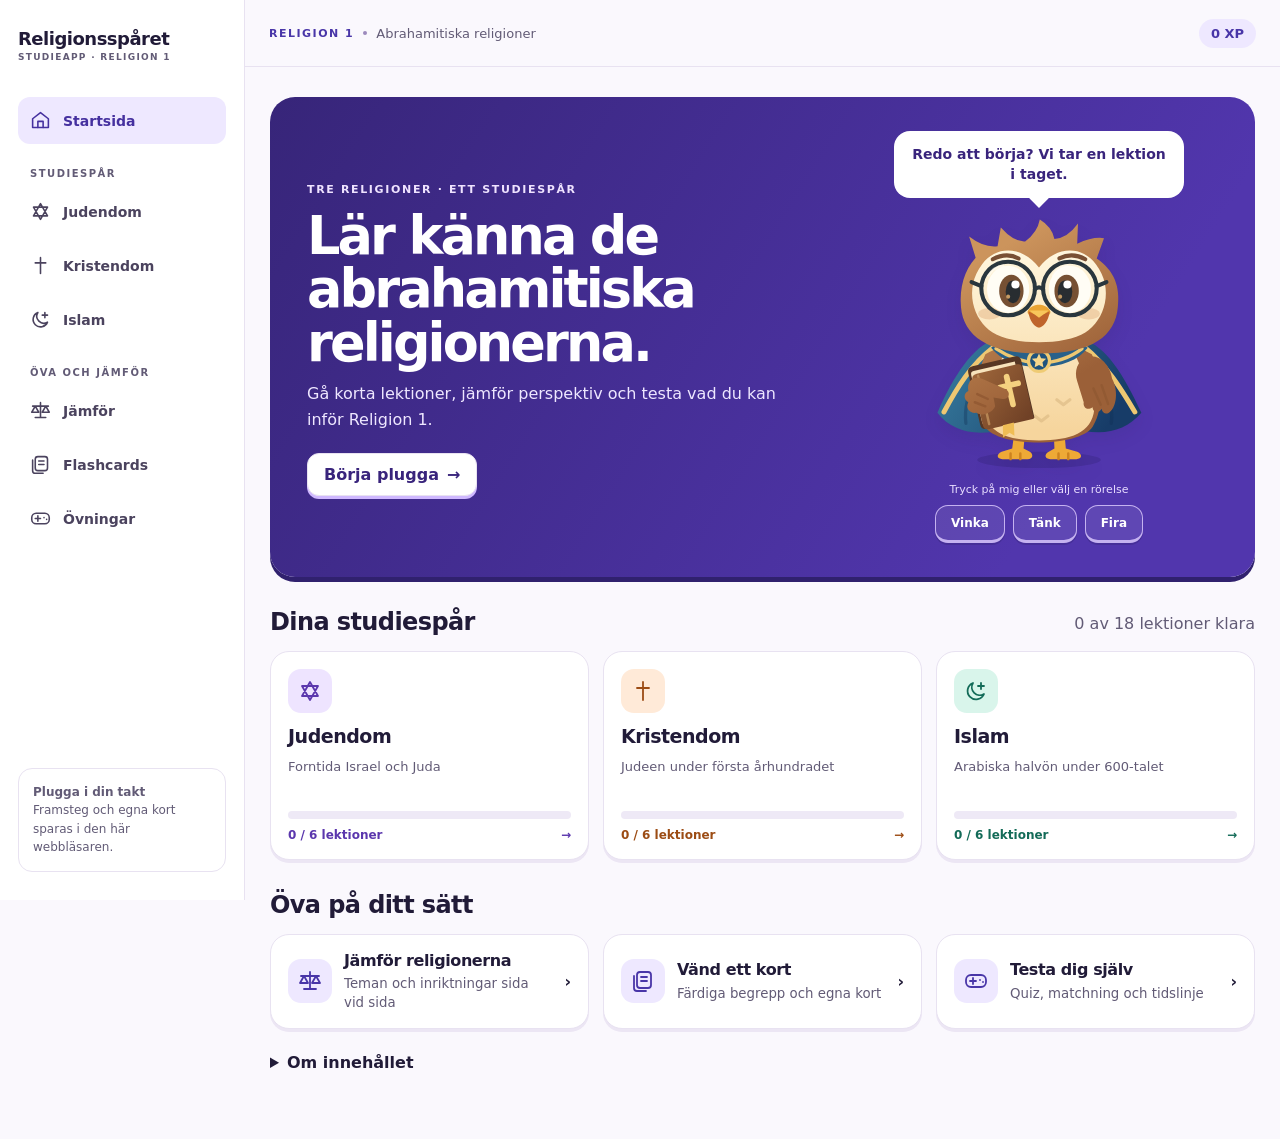
<file: index.html>
<!doctype html>
<html lang="sv">
<head>
<meta charset="utf-8">
<meta name="viewport" content="width=device-width,initial-scale=1">
<meta name="theme-color" content="#403397">
<title>Religionsspåret · Religion 1</title>
<link rel="icon" href="icon.svg" type="image/svg+xml">
<link rel="apple-touch-icon" sizes="180x180" href="/apple-touch-icon.png">
<link rel="stylesheet" href="style.css">
<link rel="stylesheet" href="owl-puppet.css">
<script defer src="content.js"></script>
<script defer src="questions.js"></script>
<script defer src="depth.js"></script>
<script defer src="mascot.js"></script>
<script defer src="app.js"></script>
</head>
<body>
<a class="skip" href="#main">Hoppa till innehållet</a>
<aside class="sidebar">
  <a class="brand" href="#start"><span>Religionsspåret<small>STUDIEAPP · RELIGION 1</small></span></a>
  <nav aria-label="Huvudmeny" id="nav"></nav>
  <div class="side-note"><b>Plugga i din takt</b><br>Framsteg och egna kort sparas i den här webbläsaren.</div>
</aside>
<div class="workspace">
<header><span><b>RELIGION 1</b><i></i> Abrahamitiska religioner</span><div id="status"></div></header>
<main id="main" tabindex="-1"></main>
</div>
</body>
</html>
</file>
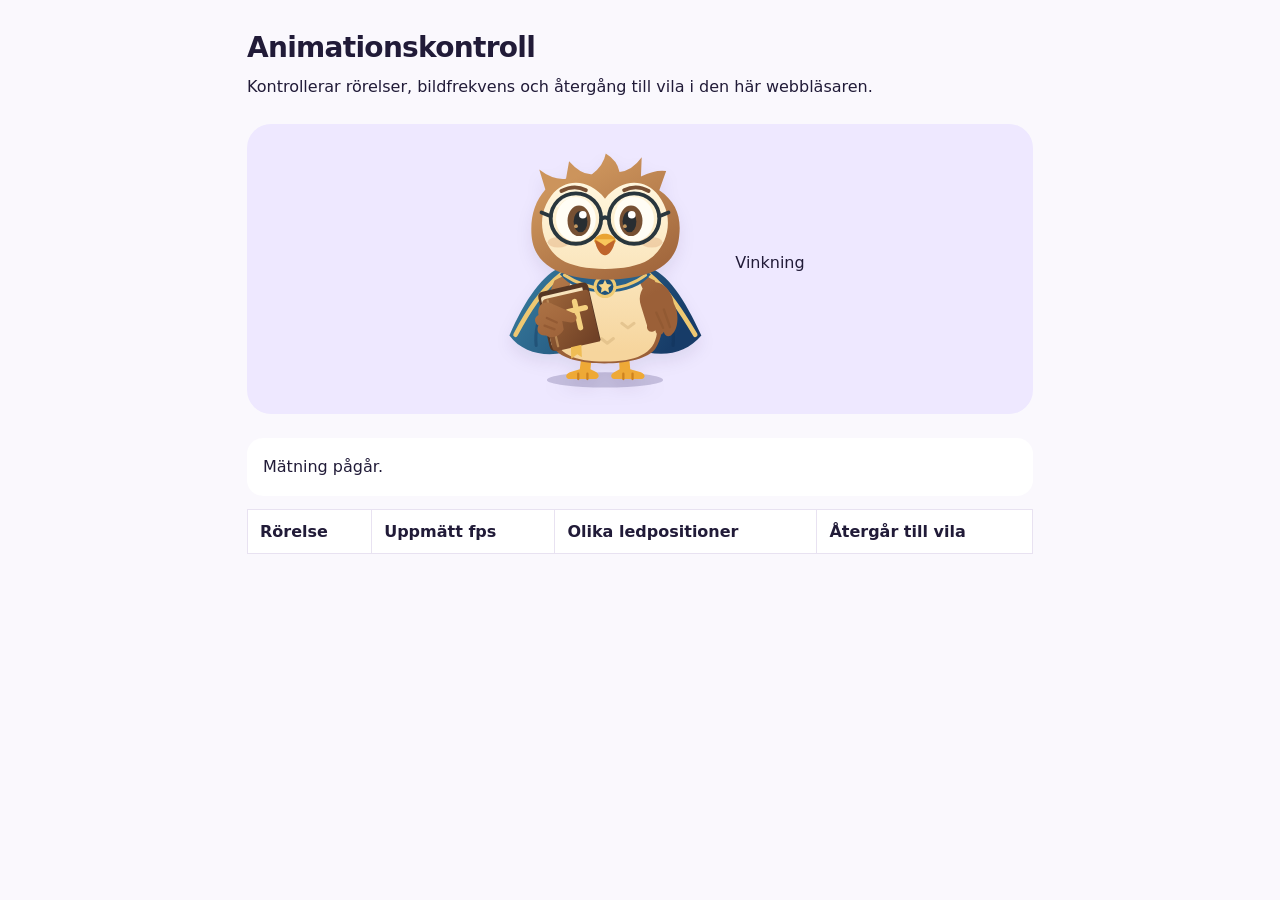
<file: motion-check.html>
<!doctype html><html lang="sv"><meta charset="utf-8"><meta name="viewport" content="width=device-width,initial-scale=1"><title>Religionsspåret – animationskontroll</title>
<link rel="stylesheet" href="style.css"><link rel="stylesheet" href="owl-puppet.css">
<style>body{padding:32px;max-width:850px;margin:auto}h1{font-size:28px}.owl-character{width:260px}.check-stage{display:flex;justify-content:center;align-items:center;background:#eee8ff;border-radius:24px;padding:15px;margin:24px 0}table{border-collapse:collapse;width:100%;background:white}th,td{padding:12px;border:1px solid #e8e2f1;text-align:left}#summary{padding:16px;background:white;border-radius:16px}small{color:#625b76}</style>
<h1>Animationskontroll</h1><p>Kontrollerar rörelser, bildfrekvens och återgång till vila i den här webbläsaren.</p>
<div class="check-stage" data-owl-host><div id="preview"></div><p data-owl-speech>Startar kontrollen.</p></div>
<p id="summary" role="status">Mätning pågår.</p><table><thead><tr><th>Rörelse</th><th>Uppmätt fps</th><th>Olika ledpositioner</th><th>Återgår till vila</th></tr></thead><tbody id="results"></tbody></table>
<script src="mascot.js"></script><script>
document.querySelector('#preview').innerHTML=owlCharacter('idle');
const host=document.querySelector('[data-owl-host]');
const output=document.querySelector('#results');
const checks=[['wave','Vinkning',1900],['think','Tänkande',2800],['celebrate','Glädjeskutt',1900]];
async function measure(mood,label,duration){
playOwl(host,mood,label);
const began=performance.now(),times=[],positions=new Set();
await new Promise(resolve=>{
function sample(t){
times.push(t);
const part=host.querySelector(mood==='celebrate'?'.owl-action-motion':'.owl-wing-right');
positions.add(getComputedStyle(part).transform);
if(t-times[0]>=1000)resolve();else requestAnimationFrame(sample);
}
requestAnimationFrame(sample);
});
const fps=(times.length-1)*1000/(times.at(-1)-times[0]);
const remaining=duration-(performance.now()-began)+180;
if(remaining>0)await new Promise(resolve=>setTimeout(resolve,remaining));
const idle=host.querySelector('.owl-character').dataset.mood==='idle';
const row=document.createElement('tr');
row.innerHTML='<td>'+label+'</td><td>'+fps.toFixed(1)+'</td><td>'+positions.size+'</td><td>'+(idle?'Ja':'Nej')+'</td>';
output.append(row);
return fps>=30&&positions.size>=25&&idle;
}
(async()=>{
if(matchMedia('(prefers-reduced-motion:reduce)').matches){
document.querySelector('#summary').textContent='Reducerad rörelse är aktiverad. Animeringsmätningen hoppades över.';
return;
}
let good=true;
for(const [mood,label,duration] of checks)good=await measure(mood,label,duration)&&good;
document.querySelector('#summary').textContent=good?'Godkänd: alla rörelser uppmättes till minst 30 fps, lederna ändrade position kontinuerligt och figuren återgick till vila.':'Kontrollen är klar. Ett eller flera krav uppfylldes inte i den här webbläsaren.';
})().catch(error=>{document.querySelector('#summary').textContent='Kontrollen misslyckades: '+error.message;});
</script></html>
</file>
<file: style.css>
:root{color-scheme:light;--ink:#211b38;--muted:#625b76;--line:#e8e2f1;--paper:#faf8fd;--brand:#4936a8;--soft:#eee8ff;--shadow:#302276;font-family:ui-rounded,"Avenir Next",system-ui,sans-serif;color:var(--ink);background:var(--paper)}
*{box-sizing:border-box}body{margin:0}button,input,select,textarea{font:inherit}button,a,summary{touch-action:manipulation}button{cursor:pointer}a{color:inherit}button:disabled{cursor:default;opacity:.64}button:focus-visible,a:focus-visible,select:focus-visible,input:focus-visible,textarea:focus-visible,summary:focus-visible{outline:3px solid #8865ec;outline-offset:3px}.skip{position:fixed;top:-60px;z-index:20}.skip:focus{top:8px;left:8px;background:white;padding:12px}
.sidebar{position:fixed;inset:0 auto 0 0;width:245px;padding:28px 18px;background:white;border-right:1px solid var(--line);display:flex;flex-direction:column;z-index:3}.brand{display:flex;align-items:center;gap:10px;font-size:18px;font-weight:900;text-decoration:none;letter-spacing:-.5px}.brand img{width:42px;height:42px}.brand small{display:block;font-size:9px;letter-spacing:1.3px;color:var(--muted);margin-top:3px}nav{display:grid;gap:7px;margin-top:35px}.navlink{display:flex;align-items:center;gap:12px;text-decoration:none;font-size:14px;font-weight:780;padding:11px 12px;border-radius:12px;min-height:47px;color:#4b435e}.navlink:hover,.navlink[aria-current=page]{background:var(--soft);color:#45309f}.navlink svg{width:21px;height:21px}.navlabel{font-size:10px;color:var(--muted);font-weight:850;letter-spacing:1.5px;padding:17px 12px 2px}.side-note{margin-top:auto;border:1px solid var(--line);border-radius:14px;padding:14px;font-size:12px;color:var(--muted);line-height:1.55}
.workspace{margin-left:245px}header{position:sticky;top:0;z-index:2;display:flex;align-items:center;justify-content:space-between;gap:12px;padding:0 max(24px,calc((100% - 1080px)/2));height:67px;background:#faf8fdf5;border-bottom:1px solid var(--line);color:var(--muted);font-size:13px;white-space:nowrap}header span{display:flex;align-items:center;gap:9px}header b{color:var(--brand);font-size:11px;letter-spacing:1.5px}header i{height:4px;width:4px;border-radius:50%;background:#9c8abd}#status{font-size:13px;font-weight:850;color:var(--brand);padding:7px 12px;border-radius:30px;background:var(--soft)}
main{max-width:1130px;margin:auto;padding:30px 25px 55px}.hero{position:relative;overflow:hidden;display:grid;grid-template-columns:minmax(0,1.5fr) minmax(160px,1fr);align-items:center;gap:16px;background:linear-gradient(122deg,#372579,#5136ad 80%);color:white;border-radius:25px;padding:34px 37px;box-shadow:0 5px 0 #30216e}.hero h1{font-size:clamp(34px,4.1vw,58px);line-height:1.02;letter-spacing:-.055em;margin:12px 0}.hero p{color:#eee7ff;max-width:480px;margin:0 0 21px}.eyebrow{font-size:11px;font-weight:900;letter-spacing:1.65px;text-transform:uppercase;color:var(--brand)}.hero .eyebrow{color:#efe3ff}.hero-art{width:100%;max-height:220px;filter:drop-shadow(0 12px 16px #27176566)}h1,h2,h3{line-height:1.16;margin:0 0 10px;letter-spacing:-.025em}h1{font-size:clamp(31px,5vw,47px)}h2{font-size:24px}h3{font-size:19px}p{line-height:1.6;margin:0 0 13px}.muted{color:var(--muted)}.section{margin-top:32px}.section-head{display:flex;align-items:end;justify-content:space-between;gap:12px;margin-bottom:14px}.section-head h2,.section-head p{margin:0}.grid{display:grid;grid-template-columns:repeat(3,minmax(0,1fr));gap:14px}.card,.panel{background:white;border:1px solid var(--line);border-radius:19px;padding:17px;box-shadow:0 3px 0 #ece6f4}.card{text-decoration:none;display:block}.card:hover{border-color:#b8a4ee;transform:translateY(-2px)}.card p{font-size:13px;color:var(--muted);min-height:41px}.card-foot{display:flex;align-items:center;justify-content:space-between;gap:5px;font-size:12px;font-weight:850;color:var(--tone,var(--brand));margin-top:9px}.tile-icon{width:44px;height:44px;border-radius:13px;display:grid;place-items:center;background:var(--tint,var(--soft));color:var(--tone,var(--brand));margin-bottom:12px}.tile-icon svg{width:24px;height:24px}.violet{--tone:#5b37ad;--tint:#eee4ff}.orange{--tone:#9c4c14;--tint:#ffead8}.green{--tone:#136b58;--tint:#d9f5eb}.quick{display:flex;align-items:center;gap:12px;min-height:80px}.quick .tile-icon{margin:0;flex-shrink:0}.quick h3{margin:0 0 3px;font-size:16px}.quick small{color:var(--muted)}.chevron{margin-left:auto;font-weight:900}.meter{height:8px;background:#eee9f6;border-radius:9px;overflow:hidden}.meter div{height:100%;background:var(--tone,#795bd6);border-radius:inherit}
.btn,.chip{border:1px solid transparent;border-radius:12px;padding:11px 16px;font-weight:850;text-decoration:none;display:inline-flex;justify-content:center;align-items:center;gap:8px;color:inherit;background:white;min-height:43px}.btn{box-shadow:0 3px 0 var(--line);border-color:var(--line)}.btn.primary{background:var(--brand);color:white;box-shadow:0 3px 0 var(--shadow);border-color:var(--brand)}.hero .btn{color:#39247c;box-shadow:0 3px 0 #cfb8ff}.btn:hover:not(:disabled),.chip:hover{filter:brightness(.96)}.btn:active:not(:disabled){transform:translateY(2px)}.chip{border-color:var(--line);font-size:13px}.chip[aria-pressed=true]{background:var(--soft);color:var(--brand);border-color:#b9a6ed}.actions,.chips{display:flex;flex-wrap:wrap;gap:10px;margin:14px 0}.page-title{margin:5px 0 22px}.page-title p{margin:8px 0 0}.course-top{padding:23px;background:var(--tint);border-radius:20px;margin-bottom:21px}.course-top .eyebrow{color:var(--tone)}.trail{display:grid;gap:13px}.lesson{display:flex;align-items:center;gap:14px}.step{display:grid;place-items:center;background:var(--tint);color:var(--tone);border-radius:50%;width:45px;height:45px;font-weight:950;box-shadow:0 3px 0 color-mix(in srgb,var(--tone) 25%,white);flex:none}.lesson h3{margin:0 0 3px}.lesson p{margin:0;color:var(--muted);font-size:13px}.lesson .btn{margin-left:auto}.reading{margin-top:16px}.reading:last-child{margin-bottom:0}
.compare-grid .panel{border-top:5px solid var(--tone)}.compare-grid p{margin:0}.callout{background:var(--soft);padding:17px;border-radius:15px;margin:16px 0}.callout p:last-child{margin-bottom:0}details{margin:12px 0}summary{cursor:pointer;font-weight:850}details p{margin-top:12px}textarea,input{width:100%;background:white;border:1px solid #cec2e0;padding:11px;border-radius:10px;color:var(--ink)}textarea{min-height:110px;resize:vertical}label{display:block;font-weight:750;margin:12px 0 4px}.flash{display:grid;align-content:center;justify-items:center;gap:12px;text-align:center;min-height:215px;width:100%;padding:25px;background:#f0e9ff;border:2px solid #d8c9fb;border-radius:21px;box-shadow:0 5px 0 #d8c9fb;color:#302071;font-weight:850;font-size:clamp(19px,4vw,28px)}.flash small{font-size:12px;color:#5b4783}.flash.is-back{background:#e3f6ee;border-color:#b9e4d3;box-shadow:0 5px 0 #b9e4d3;color:#145344}.counter{font-size:13px;font-weight:800;color:var(--muted);margin-bottom:10px}
.dialog-top{display:flex;align-items:center;justify-content:space-between;gap:12px;margin-bottom:14px}.dialog-top h2{margin:0}.options{display:grid;gap:10px;margin:16px 0}.option{text-align:left;justify-content:flex-start}.selected{border-color:#8664db;background:#eee7ff}.correct,.result.good{border-color:#9ed5bb;background:#dbf5e8;color:#15563d}.incorrect,.result.bad{border-color:#edb7b1;background:#fff0ed;color:#8d3026}.result{border-radius:12px;padding:12px;margin:13px 0}.result:empty{display:none}.match-grid{display:grid;grid-template-columns:1fr 1fr;gap:9px}.match-grid>div{display:grid;align-content:start;gap:8px}.match-grid button{width:100%}.order-list{padding-left:30px}.order-list li{padding:4px 0}.order-list .btn{width:100%;justify-content:space-between;text-align:left}.sources{margin-top:24px}.sources a{color:var(--brand);font-weight:750}
@media(max-width:1000px){.sidebar{width:198px}.workspace{margin-left:198px}.brand{font-size:15px}.brand img{width:35px;height:35px}.brand small{font-size:8px}}
@media(max-width:750px){.sidebar{position:static;width:auto;padding:12px 15px;border:0;border-bottom:1px solid var(--line)}.brand{font-size:17px}.side-note,.navlabel{display:none}nav{display:flex;flex-wrap:wrap;gap:4px;margin-top:10px}.navlink{padding:6px 8px;gap:5px;min-height:37px;font-size:12px}.navlink svg{width:16px;height:16px}.workspace{margin:0}header{position:static;height:44px;padding:0 15px;font-size:11px}main{padding:19px 14px 42px}.hero{padding:23px;grid-template-columns:minmax(0,1fr) 95px}.grid{gap:8px}.card,.panel{padding:12px}.card h3{font-size:16px}.card p{min-height:0}}
@media(max-width:465px){.grid{grid-template-columns:1fr}.card p{margin-bottom:7px}.hero{grid-template-columns:minmax(0,1fr) 55px;gap:5px;padding:19px 15px}.hero h1{font-size:32px}.hero p{font-size:14px}.lesson{gap:8px}.lesson h3{font-size:15px}.lesson p{font-size:11px}.lesson .btn{padding:7px 9px;font-size:12px}.step{width:34px;height:34px}.section-head{align-items:start}.section-head p{font-size:12px}}
@media(prefers-reduced-motion:no-preference){.card,.btn{transition:transform .15s,filter .15s,border-color .15s}}
.compare-grid p + p{margin-top:10px}

/* Mascot layout; independent joint motion is defined in owl-puppet.css. */
.mascot-welcome{display:flex;flex-direction:column;align-items:center;min-width:0;position:relative}
.owl-character{position:relative;display:block;width:260px;max-width:100%;aspect-ratio:1;background:none;border:0;border-radius:20px;padding:0;isolation:isolate;-webkit-tap-highlight-color:transparent}
.hero .owl-speech{position:relative;margin:0 0 6px;max-width:290px;border-radius:16px;background:white;color:#39247c;padding:13px 17px;text-align:center;font-size:14px;font-weight:750;line-height:1.45}
.hero .owl-speech:after{content:"";position:absolute;bottom:-7px;left:calc(50% - 7px);width:14px;height:14px;background:white;transform:rotate(45deg)}
.owl-invitation{font-size:11px;color:#e8ddff;margin:3px 0 9px}
.owl-actions{display:flex;gap:7px;justify-content:center;flex-wrap:wrap}
.owl-actions button{background:#ffffff15;border:1px solid #c5b2f0;border-bottom-width:3px;border-radius:11px;color:white;font-weight:750;font-size:12px;padding:8px 12px;min-height:38px}
.owl-actions button:hover{background:#ffffff2e}
.owl-actions button:active{transform:translateY(2px);border-bottom-width:1px}
.mascot-message{display:flex;align-items:center;gap:12px;margin:16px 0;min-width:0}
.mascot-message .owl-character{width:100px;flex:none}
.mascot-message .owl-speech{position:relative;background:#f2edfc;border:1px solid var(--line);border-radius:15px;margin:0;padding:12px 15px;line-height:1.5;font-size:14px}
.mascot-message .owl-speech:before{content:"";position:absolute;top:calc(50% - 5px);left:-6px;width:10px;height:10px;background:#f2edfc;border-left:1px solid var(--line);border-bottom:1px solid var(--line);transform:rotate(45deg)}
@media(prefers-reduced-motion:no-preference){
}
@media(max-width:750px){
  .hero{grid-template-columns:minmax(0,1fr) 185px}
  .owl-character{width:220px}
  .hero .owl-speech{font-size:12px;padding:10px 12px}
  .owl-actions button{padding:8px 10px}
}
@media(max-width:465px){
  .hero{grid-template-columns:1fr}
  .mascot-welcome{margin-top:16px}
  .owl-character{width:190px}
  .hero .owl-speech{max-width:100%;font-size:14px}
  .owl-actions button{min-height:42px;padding:10px 18px}
  .mascot-message{gap:6px}
  .mascot-message .owl-character{width:76px}
  .mascot-message .owl-speech{font-size:13px;padding:10px}
}

/* Routed study activities share the normal page canvas. */
.activity-page{max-width:850px;margin:0 auto;padding:8px 0 32px}
.activity-page #activity{padding:0}
.activity-top{display:flex;align-items:center;justify-content:space-between;gap:15px;margin-bottom:24px}
.activity-page h1{font-size:clamp(28px,4vw,40px);margin-bottom:24px}
.activity-page .options{margin:24px 0;gap:12px}
.activity-page .option{min-height:60px;padding:16px 20px;background:white;border-width:2px}
.activity-page .option.selected{background:#eee7ff}
.activity-page .option.correct{background:#dbf5e8}
.activity-page .option.incorrect{background:#fff0ed}
.activity-page .mascot-message{margin:24px 0}
.activity-page .mascot-message .owl-character{width:120px}
.activity-page>.btn{margin-top:16px}
@media(max-width:465px){.activity-page .mascot-message .owl-character{width:86px}.activity-page .option{padding:14px;min-height:54px}.activity-top .eyebrow{font-size:9px}}
</file>
<file: owl-puppet.css>
/* Independent vector joints animated continuously at the display refresh rate. */
.owl-puppet{display:block;width:100%;height:100%;overflow:visible;pointer-events:none;filter:drop-shadow(0 8px 8px #17113c14)}
.owl-puppet g,.owl-puppet ellipse,.owl-puppet path{transform-box:view-box}
.owl-action-motion,.owl-breathe{transform-origin:160px 290px}
.owl-cape{transform-origin:160px 181px}
.owl-book{transform-origin:116px 222px}
.owl-wing-right{transform-origin:220px 193px}
.owl-foot-left{transform-origin:137px 280px}
.owl-foot-right{transform-origin:185px 280px}
.owl-head-motion,.owl-head-look{transform-origin:160px 163px}
.owl-ground-shadow{transform-origin:160px 315px}
.owl-eye-open{transform-origin:160px 106px}
.owl-brow-left{transform-origin:120px 69px}
.owl-eye-closed,.owl-eye-smile,.owl-celebration{opacity:0}
.owl-character{--owl-look-x:0px;--owl-look-y:0px;--owl-look-angle:0deg}
.owl-actions{gap:8px}
.owl-actions button{border-radius:13px;padding:9px 15px;box-shadow:0 2px 0 #21144d35;transition:background .15s,transform .15s}
@media(prefers-reduced-motion:no-preference){
.owl-breathe{animation:puppet-breathe 3.8s ease-in-out infinite}
.owl-cape{animation:puppet-cape-idle 3.8s ease-in-out infinite}
.owl-head-motion{animation:puppet-head-idle 5.5s ease-in-out infinite}
.owl-eye-open{animation:puppet-blink 5.2s linear infinite}
.owl-eye-closed{animation:puppet-lids 5.2s linear infinite}
.owl-head-look{transform:rotate(var(--owl-look-angle));transition:transform .18s ease-out}
.owl-gaze{transform:translate(var(--owl-look-x),var(--owl-look-y));transition:transform .12s ease-out}
.owl-character[data-mood="wave"] .owl-action-motion{animation:puppet-wave-body 1.9s ease-in-out both}
.owl-character[data-mood="wave"] .owl-wing-right{animation:puppet-wave-wing 1.9s cubic-bezier(.4,0,.25,1) both}
.owl-character[data-mood="wave"] .owl-head-motion{animation:puppet-wave-head 1.9s ease-in-out both}
.owl-character[data-mood="wave"] .owl-book{animation:puppet-wave-book 1.9s ease-in-out both}
.owl-character[data-mood="think"] .owl-action-motion{animation:puppet-think-body 2.8s ease-in-out both}
.owl-character[data-mood="think"] .owl-head-motion{animation:puppet-think-head 2.8s cubic-bezier(.4,0,.2,1) both}
.owl-character[data-mood="think"] .owl-wing-right{animation:puppet-think-wing 2.8s cubic-bezier(.4,0,.2,1) both}
.owl-character[data-mood="think"] .owl-pupil-motion{animation:puppet-think-gaze 2.8s ease-in-out both}
.owl-character[data-mood="think"] .owl-brow-left{animation:puppet-think-brow 2.8s ease-in-out both}
.owl-character[data-mood="celebrate"] .owl-action-motion{animation:puppet-jump 1.9s cubic-bezier(.35,0,.3,1) both}
.owl-character[data-mood="celebrate"] .owl-wing-right{animation:puppet-cheer-wing 1.9s ease-in-out both}
.owl-character[data-mood="celebrate"] .owl-head-motion{animation:puppet-cheer-head 1.9s ease-in-out both}
.owl-character[data-mood="celebrate"] .owl-book{animation:puppet-book-bounce 1.9s ease-in-out both}
.owl-character[data-mood="celebrate"] .owl-cape{animation:puppet-cape-flap 1.9s ease-in-out both}
.owl-character[data-mood="celebrate"] .owl-foot-left{animation:puppet-left-kick 1.9s ease-in-out both}
.owl-character[data-mood="celebrate"] .owl-foot-right{animation:puppet-right-kick 1.9s ease-in-out both}
.owl-character[data-mood="celebrate"] .owl-ground-shadow{animation:puppet-jump-shadow 1.9s ease-in-out both}
.owl-character[data-mood="celebrate"] .owl-eye-open{animation:puppet-happy-open 1.9s ease-in-out both}
.owl-character[data-mood="celebrate"] .owl-eye-closed{animation:none;opacity:0}
.owl-character[data-mood="celebrate"] .owl-eye-smile{animation:puppet-happy-eyes 1.9s ease-in-out both}
.owl-character[data-mood="celebrate"] .owl-celebration{animation:puppet-sparks-visible 1.9s ease-out both}
.owl-character[data-mood="celebrate"] .owl-spark{animation:puppet-spark-flight 1.9s ease-out both;transform-origin:center}
.mascot-welcome .owl-speech{animation:puppet-speech-in .35s ease-out both}
}
@keyframes puppet-breathe{0%,100%{transform:translateY(0) scale(1)}50%{transform:translateY(-2px) scale(1.008,1.013)}}
@keyframes puppet-cape-idle{0%,100%{transform:scaleX(1)}50%{transform:scaleX(1.018)}}
@keyframes puppet-head-idle{0%,25%,100%{transform:rotate(0)}55%,70%{transform:rotate(2deg)}}
@keyframes puppet-blink{0%,84%,90%,100%{transform:scaleY(1)}86%,88%{transform:scaleY(.035)}}
@keyframes puppet-lids{0%,85%,89%,100%{opacity:0}86%,88%{opacity:1}}
@keyframes puppet-wave-body{0%,100%{transform:rotate(0)}18%,75%{transform:rotate(-2deg)}88%{transform:rotate(1deg)}}
@keyframes puppet-wave-wing{0%,100%{transform:rotate(0)}14%{transform:rotate(-145deg)}26%{transform:rotate(-115deg)}38%{transform:rotate(-151deg)}50%{transform:rotate(-115deg)}62%{transform:rotate(-151deg)}74%{transform:rotate(-120deg)}86%{transform:rotate(-140deg)}}
@keyframes puppet-wave-head{0%,100%{transform:rotate(0)}20%,75%{transform:rotate(-5deg)}88%{transform:rotate(2deg)}}
@keyframes puppet-wave-book{0%,100%{transform:rotate(0)}25%,75%{transform:rotate(3deg)}90%{transform:rotate(-1deg)}}
@keyframes puppet-think-body{0%,100%{transform:translateY(0)}20%,80%{transform:translateY(2px)}}
@keyframes puppet-think-head{0%,100%{transform:rotate(0) translate(0,0)}22%,76%{transform:rotate(-10deg) translate(-2px,1px)}88%{transform:rotate(2deg)}}
@keyframes puppet-think-wing{0%,100%{transform:rotate(0)}24%,76%{transform:rotate(139deg)}42%,60%{transform:rotate(134deg)}88%{transform:rotate(-4deg)}}
@keyframes puppet-think-gaze{0%,100%{transform:translate(0,0)}20%,76%{transform:translate(-4px,-5px)}}
@keyframes puppet-think-brow{0%,100%{transform:rotate(0)}20%,76%{transform:translateY(-5px) rotate(-12deg)}}
@keyframes puppet-jump{0%,100%{transform:translateY(0) scale(1) rotate(0)}10%{transform:translateY(4px) scale(1.07,.90)}27%{transform:translateY(-35px) scale(.97,1.04) rotate(-3deg)}43%{transform:translateY(2px) scale(1.07,.91)}53%{transform:translateY(0) scale(1)}62%{transform:translateY(3px) scale(1.05,.93)}77%{transform:translateY(-23px) scale(.98,1.03) rotate(3deg)}91%{transform:translateY(2px) scale(1.04,.95)}}
@keyframes puppet-cheer-wing{0%,100%{transform:rotate(0)}20%,39%{transform:rotate(-153deg)}51%{transform:rotate(-130deg)}70%,86%{transform:rotate(-153deg)}}
@keyframes puppet-cheer-head{0%,100%{transform:rotate(0)}27%{transform:rotate(-4deg) translateY(-3px)}46%{transform:rotate(3deg) translateY(2px)}77%{transform:rotate(4deg) translateY(-2px)}93%{transform:rotate(-2deg)}}
@keyframes puppet-book-bounce{0%,100%{transform:rotate(0)}18%,65%{transform:rotate(-5deg)}34%,82%{transform:rotate(5deg)}49%,96%{transform:rotate(-2deg)}}
@keyframes puppet-cape-flap{0%,100%{transform:scaleX(1)}11%,59%{transform:scaleX(.96)}29%,78%{transform:scaleX(1.12)}47%,94%{transform:scaleX(1.04)}}
@keyframes puppet-left-kick{0%,12%,49%,61%,100%{transform:rotate(0)}27%,77%{transform:rotate(16deg) translateY(-4px)}}
@keyframes puppet-right-kick{0%,12%,49%,61%,100%{transform:rotate(0)}27%,77%{transform:rotate(-18deg) translateY(-3px)}}
@keyframes puppet-jump-shadow{0%,100%{transform:scaleX(1);opacity:1}10%,62%{transform:scaleX(1.08);opacity:1}27%{transform:scaleX(.65);opacity:.42}43%,91%{transform:scaleX(1.09);opacity:1}77%{transform:scaleX(.73);opacity:.55}}
@keyframes puppet-happy-eyes{0%,9%,96%,100%{opacity:0}15%,90%{opacity:1}}
@keyframes puppet-sparks-visible{0%,10%,100%{opacity:0}20%,73%{opacity:1}92%{opacity:0}}
@keyframes puppet-spark-flight{0%,10%{transform:translate(0,15px) scale(.3)}70%,100%{transform:translate(var(--sx),var(--sy)) rotate(var(--sr)) scale(1)}}
@keyframes puppet-speech-in{from{opacity:0;transform:translateY(5px)}to{opacity:1;transform:translateY(0)}}
@media(prefers-reduced-motion:reduce){
.owl-character[data-mood="think"] .owl-head-motion{transform:rotate(-8deg)}
.owl-character[data-mood="think"] .owl-wing-right{transform:rotate(139deg)}
.owl-character[data-mood="celebrate"] .owl-eye-open{opacity:0}
.owl-character[data-mood="celebrate"] .owl-eye-smile{opacity:1}
}

@keyframes puppet-happy-open{0%,9%,96%,100%{opacity:1}15%,90%{opacity:0}}
</file>
